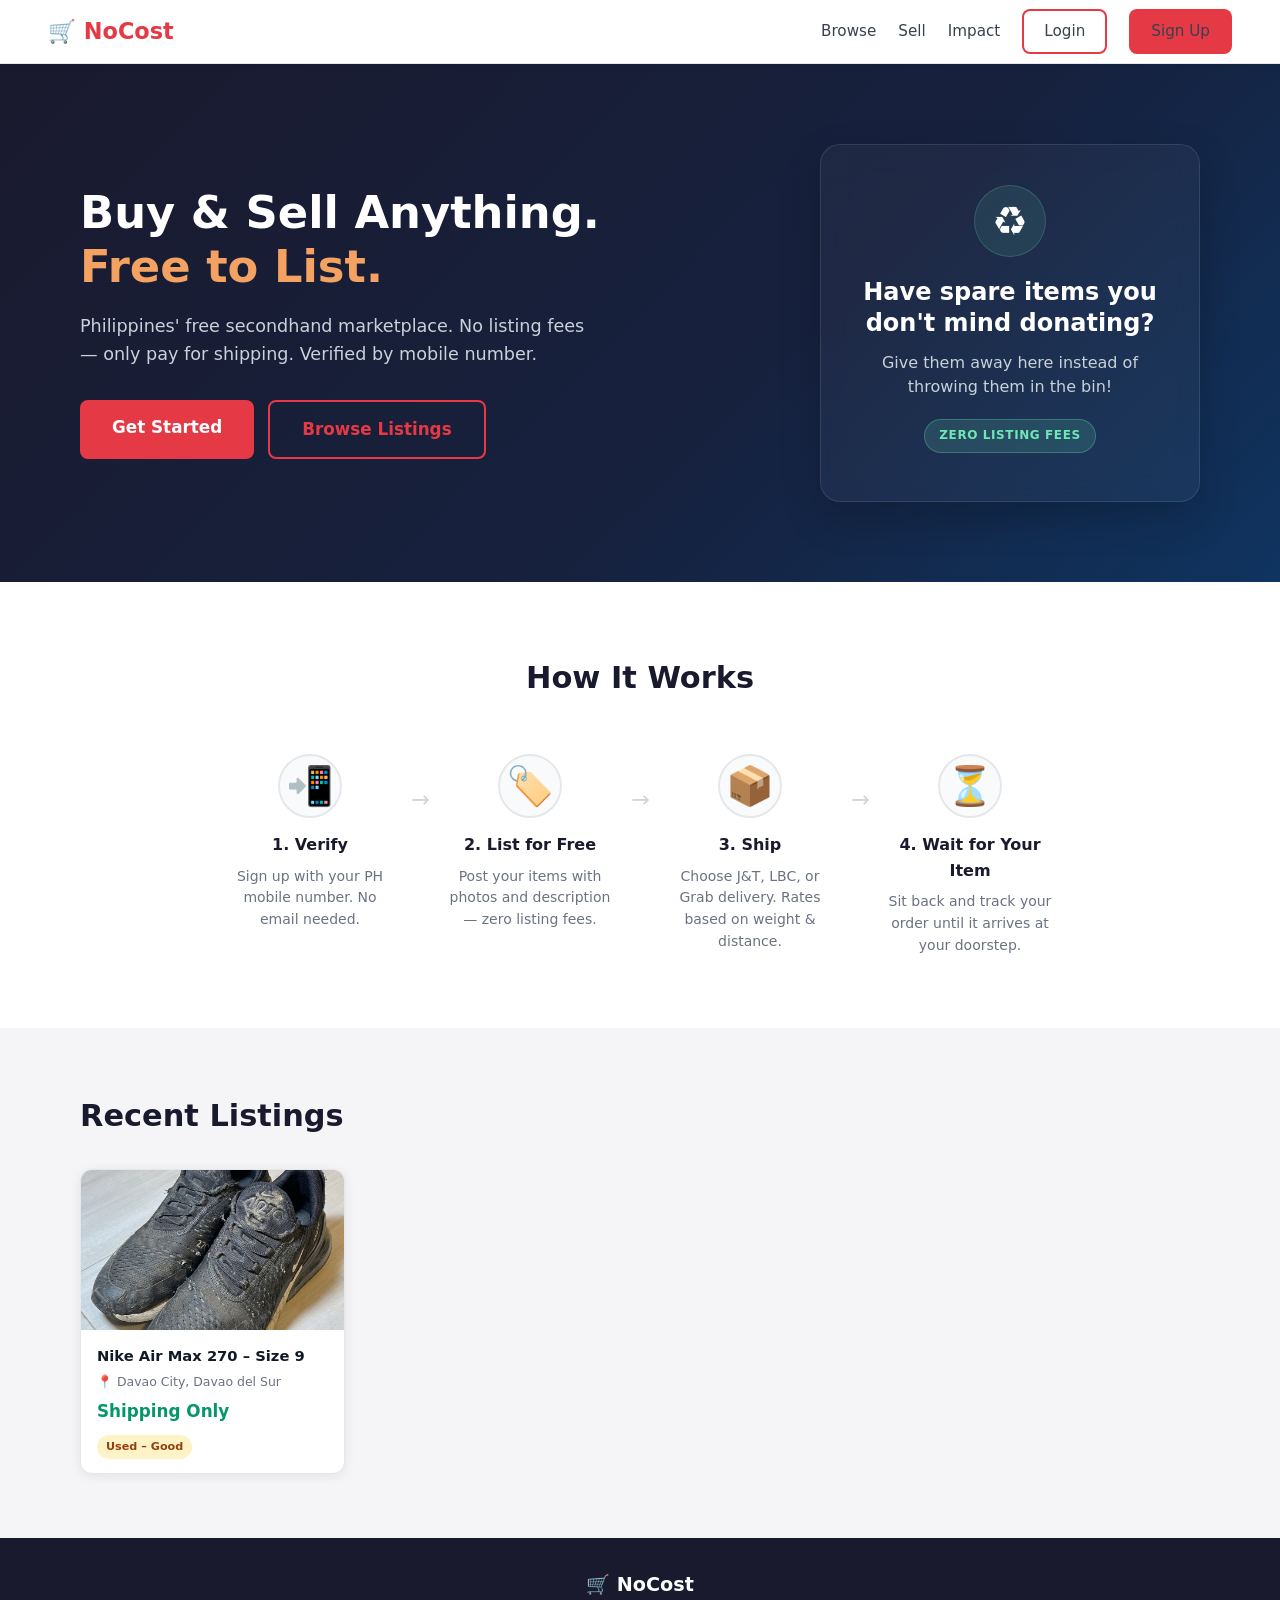
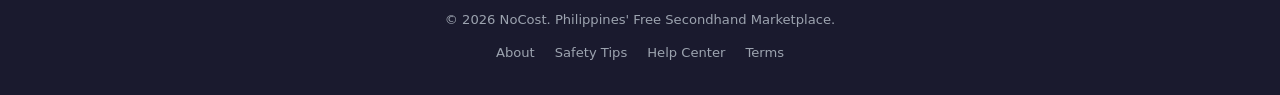
<file: index.html>
<!DOCTYPE html>
<html lang="en">
<head>
<meta charset="UTF-8"/>
<meta name="viewport" content="width=device-width,initial-scale=1.0"/>
<title>NoCost – Free Philippine Marketplace</title>
<link rel="stylesheet" href="style.css"/>
</head>
<body>

<nav class="navbar">
  <div class="nav-brand">🛒 NoCost</div>
  <div class="nav-links">
    <a href="#">Browse</a>
    <a href="#">Sell</a>
    <a href="leaderboard.html">Impact</a>
    <a href="login.html" class="btn-outline">Login</a>
    <a href="register.html" class="btn-primary">Sign Up</a>
  </div>
</nav>

<section class="hero">
  <div class="hero-text">
    <h1>Buy & Sell Anything.<br/><span class="accent">Free to List.</span></h1>
    <p>Philippines' free secondhand marketplace. No listing fees — only pay for shipping. Verified by mobile number.</p>
    <div class="hero-cta">
      <a href="register.html" class="btn-primary btn-lg">Get Started</a>
      <a href="#featured" class="btn-outline btn-lg">Browse Listings</a>
    </div>
  </div>
  <div class="hero-image">
    <div class="donation-card">
      <div class="donation-icon">♻️</div>
      <h3>Have spare items you don't mind donating?</h3>
      <p>Give them away here instead of throwing them in the bin!</p>
      <div class="donation-badge">ZERO LISTING FEES</div>
    </div>
  </div>
</section>

<section class="how-it-works">
  <h2>How It Works</h2>
  <div class="steps">
    <div class="step">
      <div class="step-icon">📲</div>
      <h3>1. Verify</h3>
      <p>Sign up with your PH mobile number. No email needed.</p>
    </div>
    <div class="step">
      <div class="step-icon">🏷️</div>
      <h3>2. List for Free</h3>
      <p>Post your items with photos and description — zero listing fees.</p>
    </div>
    <div class="step">
      <div class="step-icon">📦</div>
      <h3>3. Ship</h3>
      <p>Choose J&T, LBC, or Grab delivery. Rates based on weight & distance.</p>
    </div>
    <div class="step">
      <div class="step-icon">⏳</div>
      <h3>4. Wait for Your Item</h3>
      <p>Sit back and track your order until it arrives at your doorstep.</p>
    </div>
  </div>
</section>

<section class="featured" id="featured">
  <h2>Recent Listings</h2>
  <div class="listings-grid">

    <a href="item.html" class="listing-card">
      <div class="listing-img shoe-img" style="padding: 0;">
        <img src="images/shoes.jpg" alt="Nike Air Max 270" style="width: 100%; height: 100%; object-fit: cover;">
      </div>
      <div class="listing-info">
        <h4>Nike Air Max 270 – Size 9</h4>
        <p class="location">📍 Davao City, Davao del Sur</p>
        <p class="price free-price">Shipping Only</p>
        <span class="badge used">Used – Good</span>
      </div>
    </a>

  </div>
</section>

<footer class="footer">
  <div class="footer-brand">🛒 NoCost</div>
  <p>© 2026 NoCost. Philippines' Free Secondhand Marketplace.</p>
  <div class="footer-links">
    <a href="#">About</a>
    <a href="#">Safety Tips</a>
    <a href="#">Help Center</a>
    <a href="#">Terms</a>
  </div>
</footer>

</body>
</html>
</file>
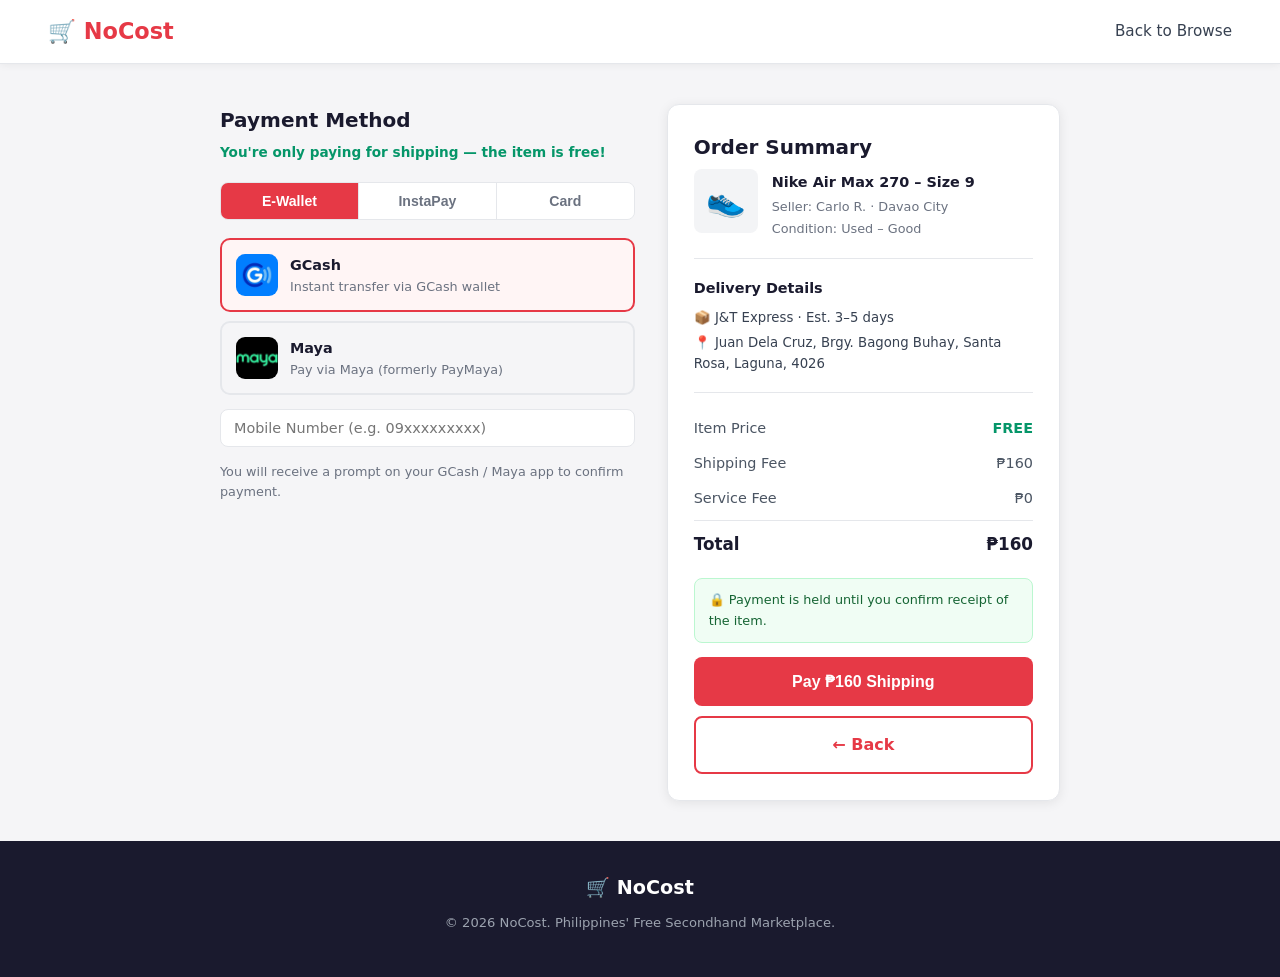
<file: checkout.html>
<!DOCTYPE html>
<html lang="en">
<head>
<meta charset="UTF-8"/>
<meta name="viewport" content="width=device-width,initial-scale=1.0"/>
<title>Checkout – NoCost</title>
<link rel="stylesheet" href="style.css"/>
</head>
<body class="checkout-body"> <nav class="navbar">
  <a class="nav-brand" href="index.html">🛒 NoCost</a>
  <div class="nav-links">
    <a href="index.html">Back to Browse</a>
  </div>
</nav>

<div class="checkout-container">

  <div class="checkout-left">
    <h2>Payment Method</h2>
    <p class="checkout-note">You're only paying for shipping — the item is free!</p>

    <div class="payment-tabs">
      <button class="pay-tab active">E-Wallet</button>
      <button class="pay-tab">InstaPay</button>
      <button class="pay-tab">Card</button>
    </div>

    <div class="pay-panel active">
      <div class="ewallet-options">
        <label class="ewallet-opt">
          <input type="radio" name="ewallet" value="gcash" checked/>
          <div class="ewallet-card">
            <img src="images/gcash_logo.jpg" class="ewallet-logo" alt="GCash" style="object-fit: cover;">
            <div>
              <strong>GCash</strong>
              <p>Instant transfer via GCash wallet</p>
            </div>
          </div>
        </label>
        <label class="ewallet-opt">
          <input type="radio" name="ewallet" value="maya"/>
          <div class="ewallet-card">
            <img src="images/maya_logo.jpg" class="ewallet-logo" alt="Maya" style="object-fit: cover;">
            <div>
              <strong>Maya</strong>
              <p>Pay via Maya (formerly PayMaya)</p>
            </div>
          </div>
        </label>
      </div>
      <input class="text-input" type="tel" placeholder="Mobile Number (e.g. 09xxxxxxxxx)"/>
      <p class="hint">You will receive a prompt on your GCash / Maya app to confirm payment.</p>
    </div>
  </div>

  <div class="checkout-right">
    <h2>Order Summary</h2>

    <div class="checkout-item-row">
      <div class="checkout-item-img">👟</div>
      <div class="checkout-item-info">
        <strong>Nike Air Max 270 – Size 9</strong>
        <p>Seller: Carlo R. · Davao City</p>
        <p>Condition: Used – Good</p>
      </div>
    </div>

    <hr/>

    <div class="checkout-delivery">
      <h3>Delivery Details</h3>
      <p>📦 J&T Express · Est. 3–5 days</p>
      <p>📍 Juan Dela Cruz, Brgy. Bagong Buhay, Santa Rosa, Laguna, 4026</p>
    </div>

    <hr/>

    <div class="order-summary">
      <div class="summary-row"><span>Item Price</span><span class="free-tag">FREE</span></div>
      <div class="summary-row"><span>Shipping Fee</span><span>₱160</span></div>
      <div class="summary-row"><span>Service Fee</span><span>₱0</span></div>
      <div class="summary-row total"><span>Total</span><span>₱160</span></div>
    </div>

    <div class="secure-note">🔒 Payment is held until you confirm receipt of the item.</div>

    <button class="btn-primary btn-block pay-btn">Pay ₱160 Shipping</button>
    <a href="item.html" class="btn-outline btn-block" style="margin-top:10px;text-align:center;display:block;">← Back</a>
  </div>

</div>

<footer class="footer">
  <div class="footer-brand">🛒 NoCost</div>
  <p>© 2026 NoCost. Philippines' Free Secondhand Marketplace.</p>
</footer>

</body>
</html>
</file>
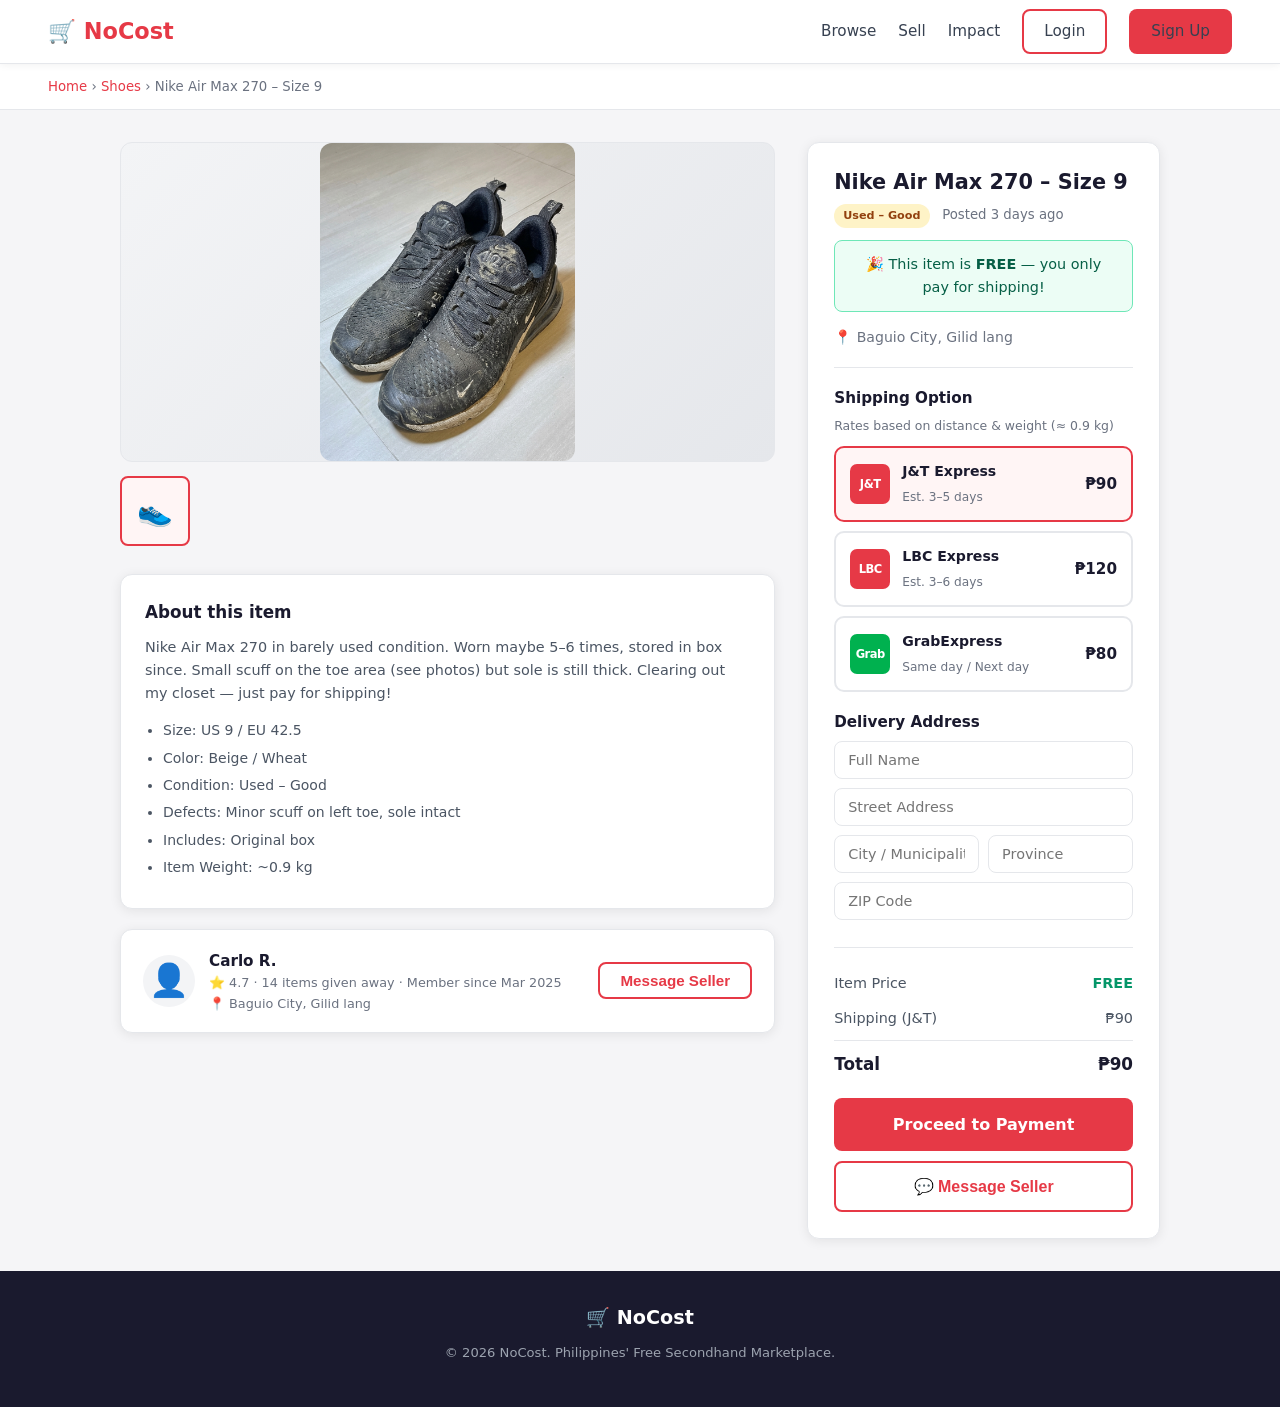
<file: item.html>
<!DOCTYPE html>
<html lang="en">
<head>
<meta charset="UTF-8"/>
<meta name="viewport" content="width=device-width,initial-scale=1.0"/>
<title>Nike Air Max 270 – NOWEBSITENAMEYET</title>
<link rel="stylesheet" href="style.css"/>
</head>
<body>

<nav class="navbar">
  <a class="nav-brand" href="index.html">🛒 NoCost</a>
  <div class="nav-links">
    <a href="index.html">Browse</a>
    <a href="#">Sell</a>
    <a href="leaderboard.html">Impact</a>
    <a href="login.html" class="btn-outline">Login</a>
    <a href="register.html" class="btn-primary">Sign Up</a>
  </div>
</nav>

<div class="breadcrumb">
  <a href="index.html">Home</a> › <a href="#">Shoes</a> › Nike Air Max 270 – Size 9
</div>

<div class="item-layout">

  <div class="item-left">
    <div class="item-main-img">
      <img src="images/shoes.jpg" alt="Nike Air Max 270" style="max-width: 100%; max-height: 100%; object-fit: contain; border-radius: inherit;">
    </div>
    <div class="item-thumbnails">
      <div class="thumb active">👟</div>
    </div>

    <div class="item-description">
      <h2>About this item</h2>
      <p>Nike Air Max 270 in barely used condition. Worn maybe 5–6 times, stored in box since. Small scuff on the toe area (see photos) but sole is still thick. Clearing out my closet — just pay for shipping!</p>
      <ul>
        <li>Size: US 9 / EU 42.5</li>
        <li>Color: Beige / Wheat</li>
        <li>Condition: Used – Good</li>
        <li>Defects: Minor scuff on left toe, sole intact</li>
        <li>Includes: Original box</li>
        <li>Item Weight: ~0.9 kg</li>
      </ul>
    </div>

    <div class="seller-card">
      <div class="seller-avatar">👤</div>
      <div class="seller-info">
        <strong>Carlo R.</strong>
        <p>⭐ 4.7 · 14 items given away · Member since Mar 2025</p>
        <p>📍 Baguio City, Gilid lang</p>
      </div>
      <button class="btn-outline">Message Seller</button>
    </div>
  </div>

  <div class="item-right">
    <div class="purchase-panel">
      <h1 class="item-title">Nike Air Max 270 – Size 9</h1>
      <p class="item-condition"><span class="badge used">Used – Good</span> &nbsp; Posted 3 days ago</p>

      <div class="free-listing-banner">
        🎉 This item is <strong>FREE</strong> — you only pay for shipping!
      </div>

      <p class="item-location">📍 Baguio City, Gilid lang</p>

      <hr/>

      <h3>Shipping Option</h3>
      <p class="sub-label">Rates based on distance & weight (≈ 0.9 kg)</p>
      <div class="shipping-options">

        <label class="ship-option">
          <input type="radio" name="shipping" value="jnt" checked/>
          <div class="ship-card">
            <div class="ship-logo jnt">J&T</div>
            <div class="ship-details">
              <strong>J&T Express</strong>
              <span>Est. 3–5 days</span>
            </div>
            <div class="ship-price">₱90</div>
          </div>
        </label>

        <label class="ship-option">
          <input type="radio" name="shipping" value="lbc"/>
          <div class="ship-card">
            <div class="ship-logo lbc">LBC</div>
            <div class="ship-details">
              <strong>LBC Express</strong>
              <span>Est. 3–6 days</span>
            </div>
            <div class="ship-price">₱120</div>
          </div>
        </label>

        <label class="ship-option">
          <input type="radio" name="shipping" value="grab"/>
          <div class="ship-card">
            <div class="ship-logo grab">Grab</div>
            <div class="ship-details">
              <strong>GrabExpress</strong>
              <span>Same day / Next day</span>
            </div>
            <div class="ship-price">₱80</div>
          </div>
        </label>

      </div>

      <h3>Delivery Address</h3>
      <input class="text-input" type="text" placeholder="Full Name"/>
      <input class="text-input" type="text" placeholder="Street Address"/>
      <div class="input-row">
        <input class="text-input" type="text" placeholder="City / Municipality"/>
        <input class="text-input" type="text" placeholder="Province"/>
      </div>
      <input class="text-input" type="text" placeholder="ZIP Code"/>

      <hr/>

      <div class="order-summary">
        <div class="summary-row"><span>Item Price</span><span class="free-tag">FREE</span></div>
        <div class="summary-row"><span>Shipping (J&T)</span><span>₱90</span></div>
        <div class="summary-row total"><span>Total</span><span>₱90</span></div>
      </div>

      <a href="checkout.html" class="btn-primary btn-block">Proceed to Payment</a>
      <button class="btn-outline btn-block" style="margin-top:10px;">💬 Message Seller</button>
    </div>
  </div>

</div>

<footer class="footer">
  <div class="footer-brand">🛒 NoCost</div>
  <p>© 2026 NoCost. Philippines' Free Secondhand Marketplace.</p>
</footer>

</body>
</html>
</file>
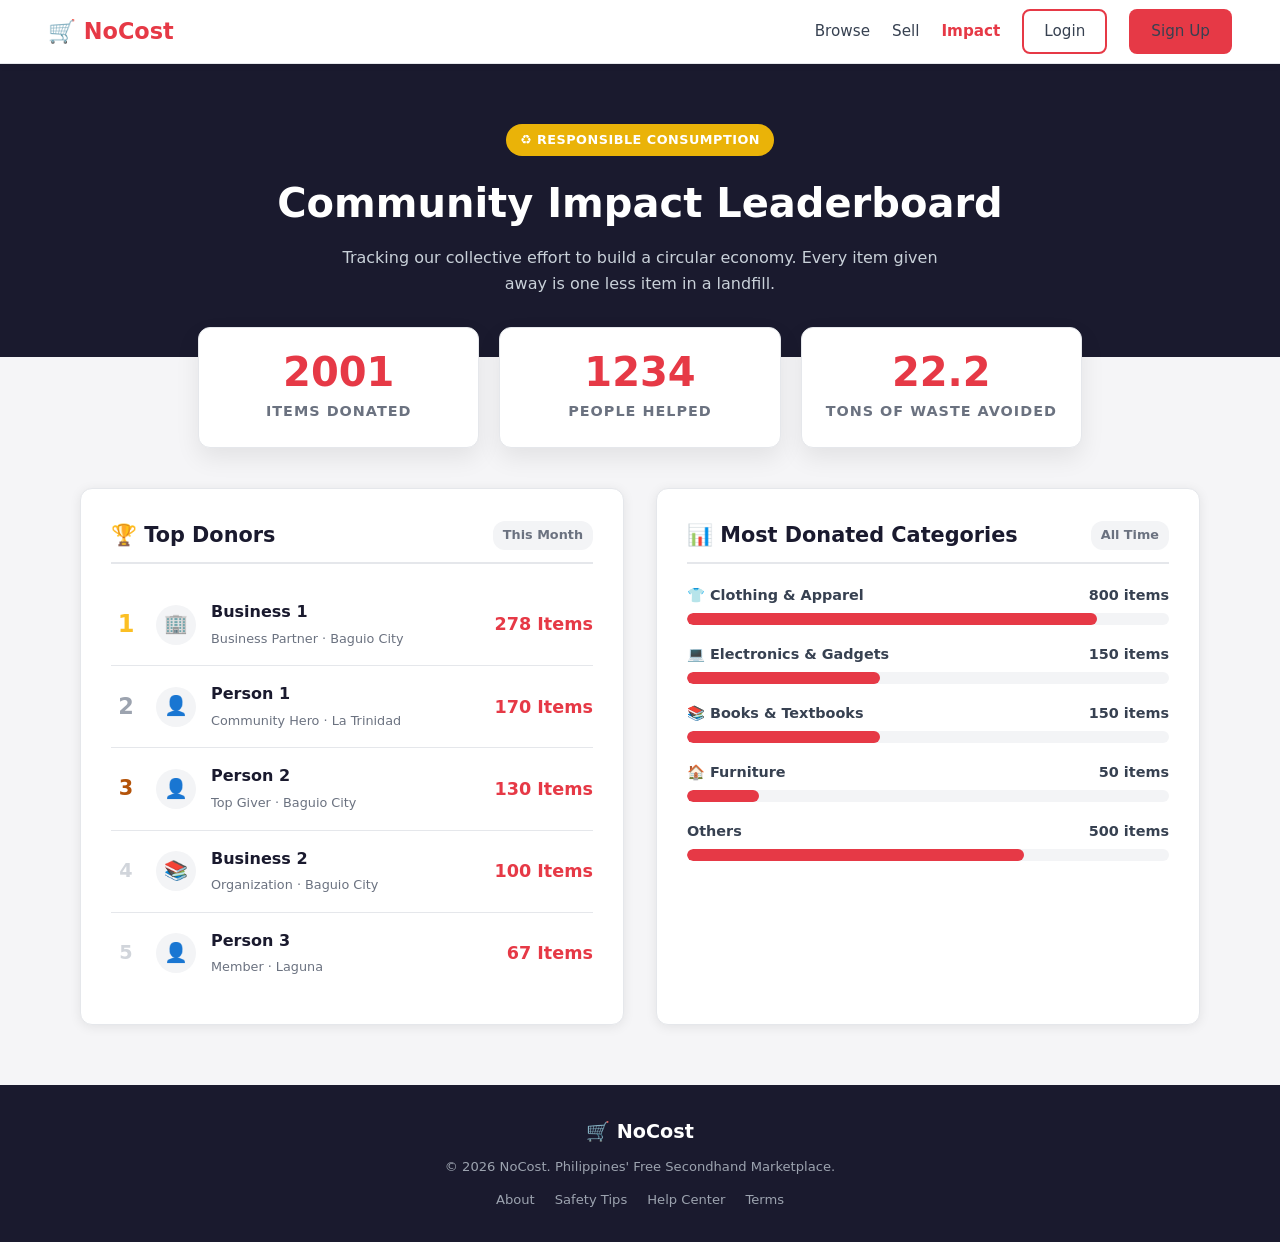
<file: leaderboard.html>
<!DOCTYPE html>
<html lang="en">
<head>
<meta charset="UTF-8"/>
<meta name="viewport" content="width=device-width,initial-scale=1.0"/>
<title>Impact Leaderboard – NoCost</title>
<link rel="stylesheet" href="style.css"/>
</head>
<body class="leaderboard-body"> <nav class="navbar">
  <div class="nav-brand">🛒 NoCost</div>
  <div class="nav-links">
    <a href="index.html">Browse</a>
    <a href="#">Sell</a>
    <a href="leaderboard.html" style="color: var(--primary); font-weight: 700;">Impact</a>
    <a href="login.html" class="btn-outline">Login</a>
    <a href="register.html" class="btn-primary">Sign Up</a>
  </div>
</nav>

<header class="impact-header">
  <span class="sdg-badge">♻️ Responsible Consumption</span>
  <h1>Community Impact Leaderboard</h1>
  <p>Tracking our collective effort to build a circular economy. Every item given away is one less item in a landfill.</p>
</header>

<div class="stats-grid">
  <div class="stat-box">
    <div class="stat-num">2001</div>
    <div class="stat-label">Items Donated</div>
  </div>
  <div class="stat-box">
    <div class="stat-num">1234</div>
    <div class="stat-label">People Helped</div>
  </div>
  <div class="stat-box">
    <div class="stat-num">22.2</div>
    <div class="stat-label">Tons of Waste avoided</div>
  </div>
</div>

<div class="leaderboard-layout">
  
  <div class="leaderboard-col">
    <h2>🏆 Top Donors <span>This Month</span></h2>
    <ul class="rank-list">
      <li class="rank-item rank-1">
        <div class="rank-num">1</div>
        <div class="seller-avatar" style="width:40px; height:40px; font-size:1.2rem;">🏢</div>
        <div class="rank-info">
          <strong>Business 1</strong>
          <span>Business Partner · Baguio City</span>
        </div>
        <div class="rank-score">278 Items</div>
      </li>
      <li class="rank-item rank-2">
        <div class="rank-num">2</div>
        <div class="seller-avatar" style="width:40px; height:40px; font-size:1.2rem;">👤</div>
        <div class="rank-info">
          <strong>Person 1</strong>
          <span>Community Hero · La Trinidad</span>
        </div>
        <div class="rank-score">170 Items</div>
      </li>
      <li class="rank-item rank-3">
        <div class="rank-num">3</div>
        <div class="seller-avatar" style="width:40px; height:40px; font-size:1.2rem;">👤</div>
        <div class="rank-info">
          <strong>Person 2</strong>
          <span>Top Giver · Baguio City</span>
        </div>
        <div class="rank-score">130 Items</div>
      </li>
      <li class="rank-item">
        <div class="rank-num">4</div>
        <div class="seller-avatar" style="width:40px; height:40px; font-size:1.2rem;">📚</div>
        <div class="rank-info">
          <strong>Business 2</strong>
          <span>Organization · Baguio City</span>
        </div>
        <div class="rank-score">100 Items</div>
      </li>
      <li class="rank-item">
        <div class="rank-num">5</div>
        <div class="seller-avatar" style="width:40px; height:40px; font-size:1.2rem;">👤</div>
        <div class="rank-info">
          <strong>Person 3</strong>
          <span>Member · Laguna</span>
        </div>
        <div class="rank-score">67 Items</div>
      </li>
    </ul>
  </div>

  <div class="leaderboard-col">
    <h2>📊 Most Donated Categories <span>All Time</span></h2>
    
    <div class="category-bar-wrapper">
      <div class="cat-info"><span>👕 Clothing & Apparel</span> <span>800 items</span></div>
      <div class="bar-bg"><div class="bar-fill" style="width: 85%;"></div></div>
    </div>

    <div class="category-bar-wrapper">
      <div class="cat-info"><span>💻 Electronics & Gadgets</span> <span>150 items</span></div>
      <div class="bar-bg"><div class="bar-fill" style="width: 40%;"></div></div>
    </div>

    <div class="category-bar-wrapper">
      <div class="cat-info"><span>📚 Books & Textbooks</span> <span>150 items</span></div>
      <div class="bar-bg"><div class="bar-fill" style="width: 40%;"></div></div>
    </div>

    <div class="category-bar-wrapper">
      <div class="cat-info"><span>🏠 Furniture</span> <span>50 items</span></div>
      <div class="bar-bg"><div class="bar-fill" style="width: 15%;"></div></div>
    </div>

    <div class="category-bar-wrapper">
      <div class="cat-info"><span>Others</span> <span>500 items</span></div>
      <div class="bar-bg"><div class="bar-fill" style="width: 70%;"></div></div>
    </div>
  </div>

</div>

<footer class="footer">
  <div class="footer-brand">🛒 NoCost</div>
  <p>© 2026 NoCost. Philippines' Free Secondhand Marketplace.</p>
  <div class="footer-links">
    <a href="#">About</a>
    <a href="#">Safety Tips</a>
    <a href="#">Help Center</a>
    <a href="#">Terms</a>
  </div>
</footer>

</body>
</html>
</file>
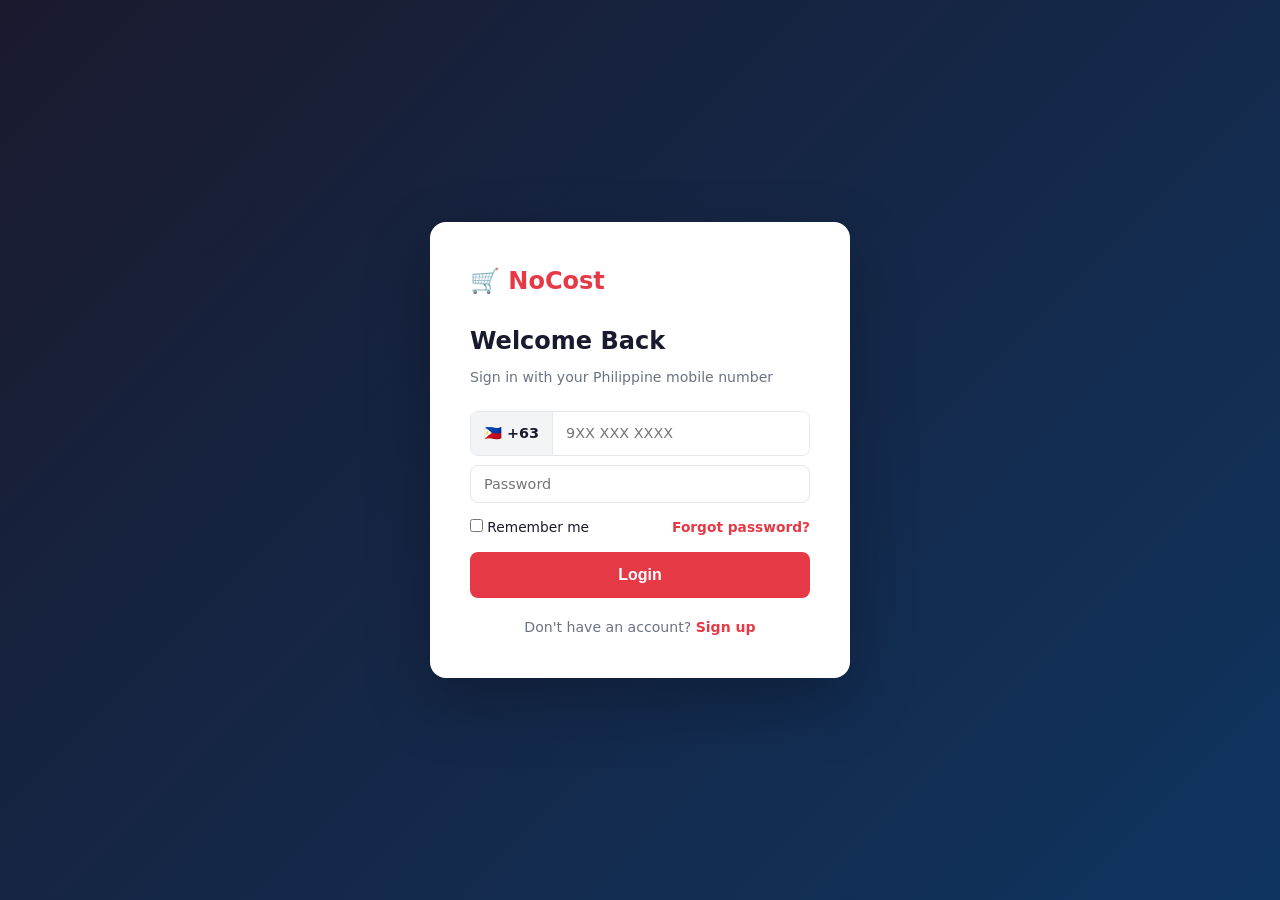
<file: login.html>
<!DOCTYPE html>
<html lang="en">
<head>
<meta charset="UTF-8"/>
<meta name="viewport" content="width=device-width,initial-scale=1.0"/>
<title>Login – NoCost</title>
<link rel="stylesheet" href="style.css"/>
</head>
<body class="auth-body">

<div class="auth-card">
  <a href="index.html" class="auth-brand">🛒 NoCost</a>
  <h2>Welcome Back</h2>
  <p class="auth-sub">Sign in with your Philippine mobile number</p>
  <div class="phone-input-group">
    <span class="country-code">🇵🇭 +63</span>
    <input class="text-input phone-field" type="tel" placeholder="9XX XXX XXXX"/>
  </div>
  <input class="text-input" type="password" placeholder="Password"/>
  <div class="auth-options">
    <label><input type="checkbox"/> Remember me</label>
    <a href="#">Forgot password?</a>
  </div>
  <button class="btn-primary btn-block">Login</button>
  <p class="auth-switch">Don't have an account? <a href="register.html">Sign up</a></p>
</div>

</body>
</html>
</file>
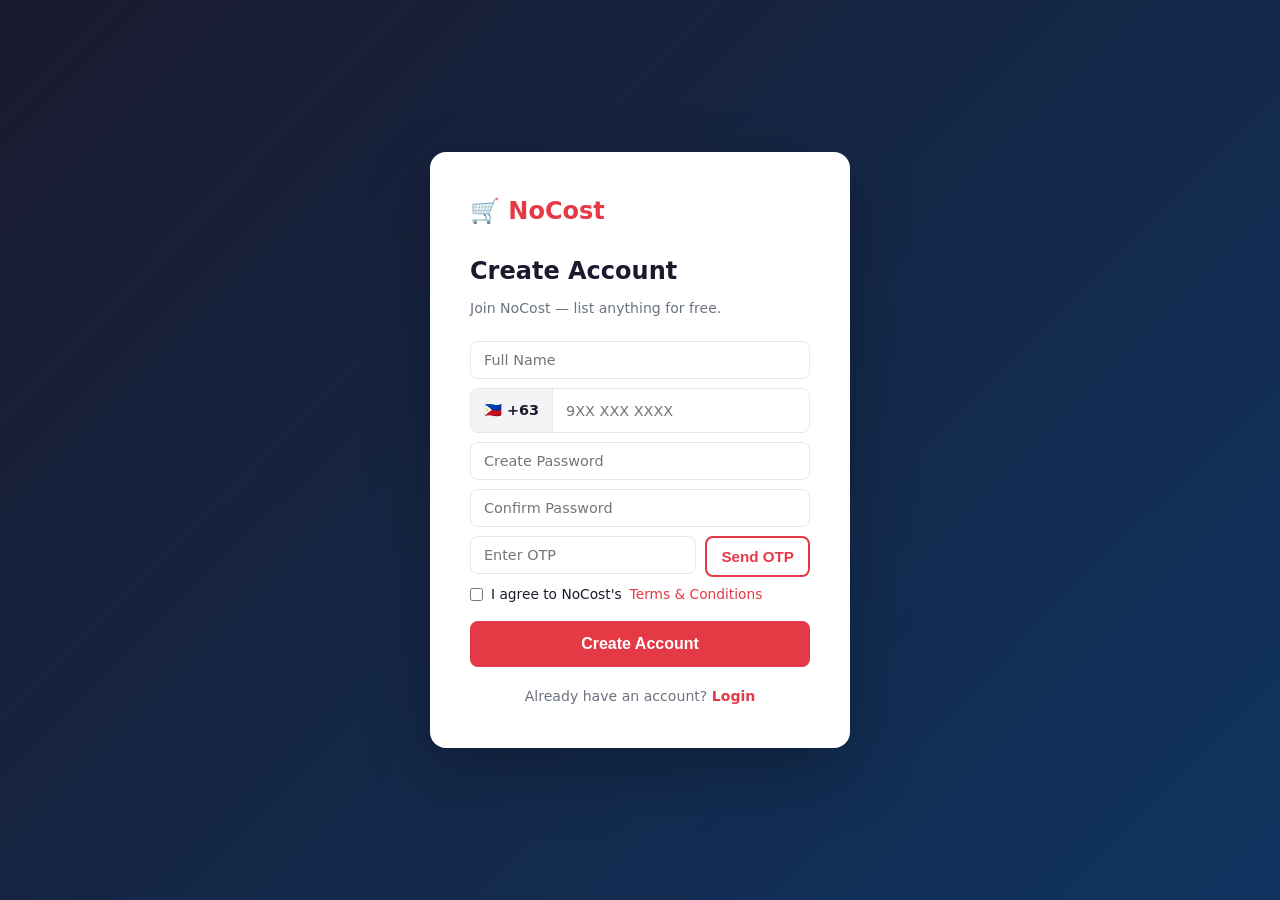
<file: register.html>
<!DOCTYPE html>
<html lang="en">
<head>
<meta charset="UTF-8"/>
<meta name="viewport" content="width=device-width,initial-scale=1.0"/>
<title>Sign Up – NoCost</title>
<link rel="stylesheet" href="style.css"/>
</head>
<body class="auth-body">

<div class="auth-card">
  <a href="index.html" class="auth-brand">🛒 NoCost</a>
  <h2>Create Account</h2>
  <p class="auth-sub">Join NoCost — list anything for free.</p>
  <input class="text-input" type="text" placeholder="Full Name"/>
  <div class="phone-input-group">
    <span class="country-code">🇵🇭 +63</span>
    <input class="text-input phone-field" type="tel" placeholder="9XX XXX XXXX"/>
  </div>
  <input class="text-input" type="password" placeholder="Create Password"/>
  <input class="text-input" type="password" placeholder="Confirm Password"/>
  <div class="otp-row">
    <input class="text-input" type="text" placeholder="Enter OTP"/>
    <button class="btn-outline otp-btn">Send OTP</button>
  </div>
  <label class="checkbox-row">
    <input type="checkbox"/> I agree to NoCost's <a href="#">Terms & Conditions</a>
  </label>
  <button class="btn-primary btn-block" style="margin-top:16px;">Create Account</button>
  <p class="auth-switch">Already have an account? <a href="login.html">Login</a></p>
</div>

</body>
</html>
</file>
<file: style.css>
/* ── RESET & BASE ── */
*, *::before, *::after { box-sizing: border-box; margin: 0; padding: 0; }
html { scroll-behavior: smooth; }
body {
  font-family: 'Segoe UI', system-ui, sans-serif;
  background: #f5f5f7;
  color: #1a1a2e;
  line-height: 1.6;
}
a { text-decoration: none; color: inherit; }

:root {
  --primary: #e63946;
  --primary-dark: #c1121f;
  --accent: #f4a261;
  --surface: #ffffff;
  --muted: #6b7280;
  --border: #e5e7eb;
  --radius: 12px;
  --shadow: 0 2px 12px rgba(0,0,0,0.08);
}

/* ── NAVBAR ── */
.navbar {
  display: flex;
  align-items: center;
  justify-content: space-between;
  padding: 0 48px;
  height: 64px;
  background: var(--surface);
  border-bottom: 1px solid var(--border);
  position: sticky;
  top: 0;
  z-index: 100;
  box-shadow: 0 1px 8px rgba(0,0,0,0.06);
}
.nav-brand { font-size: 1.4rem; font-weight: 800; color: var(--primary); }
.nav-links { display: flex; align-items: center; gap: 22px; }
.nav-links a { font-weight: 500; color: #374151; font-size: 0.95rem; }
.nav-links a:hover { color: var(--primary); }

/* ── BUTTONS ── */
.btn-primary {
  background: var(--primary);
  color: #fff;
  border: none;
  padding: 10px 22px;
  border-radius: 8px;
  font-weight: 600;
  cursor: pointer;
  font-size: 0.95rem;
  transition: background 0.2s;
  display: inline-block;
}
.btn-primary:hover { background: var(--primary-dark); }
.btn-outline {
  background: transparent;
  color: var(--primary);
  border: 2px solid var(--primary);
  padding: 8px 20px;
  border-radius: 8px;
  font-weight: 600;
  cursor: pointer;
  font-size: 0.95rem;
  transition: all 0.2s;
  display: inline-block;
}
.btn-outline:hover { background: var(--primary); color: #fff; }
.btn-lg { padding: 14px 32px; font-size: 1.05rem; }
.btn-block { width: 100%; display: block; text-align: center; padding: 14px; font-size: 1rem; border-radius: 8px; }

/* ── HERO ── */
.hero {
  display: flex;
  align-items: center;
  justify-content: space-between;
  padding: 80px 80px;
  background: linear-gradient(135deg, #1a1a2e 0%, #16213e 60%, #0f3460 100%);
  color: #fff;
  gap: 60px;
  min-height: 480px;
}
.hero-text { flex: 1; max-width: 520px; }
.hero-text h1 { font-size: 2.8rem; font-weight: 900; line-height: 1.2; margin-bottom: 18px; }
.accent { color: var(--accent); }
.hero-text p { font-size: 1.1rem; color: #c9d1d9; margin-bottom: 32px; }
.hero-cta { display: flex; gap: 14px; flex-wrap: wrap; }
.hero-image { flex: 1; max-width: 380px; }
.hero-card-grid { display: grid; grid-template-columns: 1fr 1fr; gap: 14px; }
.mock-card {
  background: rgba(255,255,255,0.08);
  border: 1px solid rgba(255,255,255,0.14);
  border-radius: var(--radius);
  padding: 18px 14px;
  text-align: center;
  font-size: 1.8rem;
  backdrop-filter: blur(8px);
  color: #fff;
  line-height: 1.9;
}
.mock-card strong { font-size: 0.78rem; display: block; color: #6ee7b7; letter-spacing: 0.02em; }

/* ── HOW IT WORKS ── */
.how-it-works {
  padding: 72px 80px;
  background: var(--surface);
  text-align: center;
}
.how-it-works h2 { font-size: 1.9rem; font-weight: 800; margin-bottom: 52px; color: #1a1a2e; }
.steps { display: flex; justify-content: center; gap: 0; flex-wrap: wrap; }
.step {
  max-width: 220px;
  padding: 0 28px;
  position: relative;
}
.step:not(:last-child)::after {
  content: '→';
  position: absolute;
  right: -10px;
  top: 28px;
  font-size: 1.4rem;
  color: #d1d5db;
}
.step-icon {
  font-size: 2.4rem;
  margin-bottom: 14px;
  background: #f9fafb;
  width: 64px;
  height: 64px;
  border-radius: 50%;
  display: flex;
  align-items: center;
  justify-content: center;
  margin: 0 auto 14px;
  border: 2px solid var(--border);
}
.step h3 { font-size: 1rem; font-weight: 700; margin-bottom: 8px; color: #1a1a2e; }
.step p { font-size: 0.875rem; color: var(--muted); line-height: 1.55; }

/* ── FEATURED ── */
.featured {
  padding: 64px 80px;
  background: #f5f5f7;
}
.featured h2 { font-size: 1.9rem; font-weight: 800; margin-bottom: 28px; }
.listings-grid {
  display: grid;
  grid-template-columns: repeat(auto-fill, minmax(220px, 1fr));
  gap: 20px;
}
.listing-card {
  background: var(--surface);
  border-radius: var(--radius);
  overflow: hidden;
  box-shadow: var(--shadow);
  transition: transform 0.2s, box-shadow 0.2s;
  display: block;
  border: 1px solid var(--border);
}
.listing-card:hover { transform: translateY(-4px); box-shadow: 0 8px 24px rgba(0,0,0,0.12); }
.listing-img {
  background: linear-gradient(135deg, #f3f4f6, #e5e7eb);
  height: 160px;
  display: flex;
  align-items: center;
  justify-content: center;
  font-size: 3.5rem;
}
.shoe-img { padding: 16px; }
.listing-info { padding: 14px 16px; }
.listing-info h4 { font-size: 0.92rem; font-weight: 700; margin-bottom: 4px; color: #111827; }
.location { font-size: 0.78rem; color: var(--muted); margin-bottom: 6px; }
.price { font-size: 1.05rem; font-weight: 800; color: var(--primary); margin-bottom: 8px; }
.free-price { color: #059669 !important; }
.free-tag { color: #059669; font-weight: 700; }

.badge {
  display: inline-block;
  font-size: 0.7rem;
  font-weight: 600;
  padding: 3px 9px;
  border-radius: 999px;
  background: #dcfce7;
  color: #166534;
}
.badge.used {
  background: #fef3c7;
  color: #92400e;
}

/* ── BREADCRUMB ── */
.breadcrumb {
  padding: 12px 48px;
  font-size: 0.83rem;
  color: var(--muted);
  background: var(--surface);
  border-bottom: 1px solid var(--border);
}
.breadcrumb a { color: var(--primary); }

/* ── ITEM LAYOUT ── */
.item-layout {
  display: flex;
  gap: 32px;
  padding: 32px 80px;
  max-width: 1200px;
  margin: 0 auto;
  align-items: flex-start;
}
.item-left { flex: 1.3; }
.item-right { flex: 0.7; position: sticky; top: 80px; }

.item-main-img {
  background: linear-gradient(135deg, #f3f4f6, #e5e7eb);
  height: 320px;
  border-radius: var(--radius);
  display: flex;
  align-items: center;
  justify-content: center;
  margin-bottom: 14px;
  border: 1px solid var(--border);
}
.item-thumbnails { display: flex; gap: 10px; margin-bottom: 28px; }
.thumb {
  width: 70px; height: 70px;
  background: #f3f4f6;
  border-radius: 8px;
  display: flex; align-items: center; justify-content: center;
  font-size: 1.8rem;
  cursor: pointer;
  border: 2px solid transparent;
}
.thumb.active { border-color: var(--primary); background: #fff5f5; }

.item-description {
  background: var(--surface);
  border-radius: var(--radius);
  padding: 24px;
  margin-bottom: 20px;
  box-shadow: var(--shadow);
  border: 1px solid var(--border);
}
.item-description h2 { font-size: 1.05rem; font-weight: 700; margin-bottom: 10px; }
.item-description p { color: #4b5563; margin-bottom: 14px; font-size: 0.9rem; }
.item-description ul { padding-left: 18px; }
.item-description ul li { font-size: 0.875rem; color: #4b5563; margin-bottom: 5px; }

.seller-card {
  background: var(--surface);
  border-radius: var(--radius);
  padding: 18px 22px;
  display: flex;
  align-items: center;
  gap: 14px;
  box-shadow: var(--shadow);
  border: 1px solid var(--border);
}
.seller-avatar { font-size: 2rem; background: #f3f4f6; border-radius: 50%; width: 52px; height: 52px; display: flex; align-items: center; justify-content: center; flex-shrink: 0; }
.seller-info { flex: 1; }
.seller-info strong { font-size: 0.95rem; }
.seller-info p { font-size: 0.8rem; color: var(--muted); }

/* ── PURCHASE PANEL ── */
.purchase-panel {
  background: var(--surface);
  border-radius: var(--radius);
  padding: 26px;
  box-shadow: var(--shadow);
  border: 1px solid var(--border);
}
.item-title { font-size: 1.3rem; font-weight: 800; margin-bottom: 8px; line-height: 1.3; }
.item-condition { margin-bottom: 12px; font-size: 0.83rem; color: var(--muted); }
.item-location { font-size: 0.88rem; color: var(--muted); margin-bottom: 4px; }

.free-listing-banner {
  background: #ecfdf5;
  border: 1.5px solid #6ee7b7;
  color: #065f46;
  border-radius: 8px;
  padding: 12px 16px;
  font-size: 0.9rem;
  margin: 12px 0 14px;
  text-align: center;
}

hr { border: none; border-top: 1px solid var(--border); margin: 18px 0; }
.purchase-panel h3 { font-size: 0.95rem; font-weight: 700; margin-bottom: 6px; }
.sub-label { font-size: 0.78rem; color: var(--muted); margin-bottom: 10px; }

/* ── SHIPPING OPTIONS ── */
.shipping-options { display: flex; flex-direction: column; gap: 9px; margin-bottom: 18px; }
.ship-option input[type=radio] { display: none; }
.ship-card {
  display: flex;
  align-items: center;
  gap: 12px;
  padding: 12px 14px;
  border: 2px solid var(--border);
  border-radius: 10px;
  cursor: pointer;
  transition: border-color 0.15s, background 0.15s;
}
.ship-option input:checked + .ship-card { border-color: var(--primary); background: #fff5f5; }
.ship-logo {
  width: 40px; height: 40px;
  border-radius: 7px;
  display: flex; align-items: center; justify-content: center;
  font-weight: 900; font-size: 0.72rem; color: #fff;
  flex-shrink: 0;
  letter-spacing: -0.5px;
}
.jnt { background: #e63946; }
.lbc { background: #e63946; }
.grab { background: #00b14f; }
.ship-details { flex: 1; }
.ship-details strong { display: block; font-size: 0.88rem; }
.ship-details span { font-size: 0.76rem; color: var(--muted); }
.ship-price { font-weight: 700; font-size: 0.95rem; color: #1a1a2e; }

/* ── INPUTS ── */
.text-input {
  width: 100%;
  padding: 10px 13px;
  border: 1.5px solid var(--border);
  border-radius: 8px;
  font-size: 0.9rem;
  margin-bottom: 9px;
  outline: none;
  transition: border-color 0.15s;
  font-family: inherit;
  color: #1a1a2e;
}
.text-input:focus { border-color: var(--primary); }
.input-row { display: flex; gap: 9px; }
.input-row .text-input { flex: 1; }

/* ── ORDER SUMMARY ── */
.order-summary { margin: 14px 0; }
.summary-row {
  display: flex; justify-content: space-between;
  font-size: 0.9rem; padding: 6px 0; color: #4b5563;
}
.summary-row.total {
  font-weight: 800; font-size: 1.05rem; color: #1a1a2e;
  border-top: 1px solid var(--border); padding-top: 10px; margin-top: 4px;
}

/* ── CHECKOUT ── */
.checkout-container {
  display: flex;
  gap: 32px;
  padding: 40px 80px;
  max-width: 1000px;
  margin: 0 auto;
  align-items: flex-start;
}
.checkout-left { flex: 1.1; }
.checkout-right {
  flex: 0.9;
  position: sticky;
  top: 80px;
  background: var(--surface);
  border-radius: var(--radius);
  padding: 26px;
  box-shadow: var(--shadow);
  border: 1px solid var(--border);
}
.checkout-left h2, .checkout-right h2 { font-size: 1.25rem; font-weight: 800; margin-bottom: 6px; }
.checkout-note { font-size: 0.85rem; color: #059669; font-weight: 600; margin-bottom: 18px; }

.payment-tabs {
  display: flex;
  margin-bottom: 18px;
  border: 1.5px solid var(--border);
  border-radius: 8px;
  overflow: hidden;
}
.pay-tab {
  flex: 1; padding: 10px 8px;
  background: #fff;
  border: none;
  font-weight: 600; font-size: 0.88rem;
  cursor: pointer; color: var(--muted);
  border-right: 1.5px solid var(--border);
  transition: all 0.15s;
}
.pay-tab:last-child { border-right: none; }
.pay-tab.active { background: var(--primary); color: #fff; }

.pay-panel { display: none; }
.pay-panel.active { display: block; }

.ewallet-options { display: flex; flex-direction: column; gap: 9px; margin-bottom: 14px; }
.ewallet-opt input[type=radio] { display: none; }
.ewallet-card {
  display: flex; align-items: center; gap: 12px;
  padding: 12px 14px;
  border: 2px solid var(--border);
  border-radius: 10px;
  cursor: pointer;
}
.ewallet-opt input:checked + .ewallet-card { border-color: var(--primary); background: #fff5f5; }
.ewallet-logo {
  width: 42px; height: 42px;
  border-radius: 9px;
  display: flex; align-items: center; justify-content: center;
  font-weight: 900; font-size: 1.2rem; color: #fff;
  flex-shrink: 0;
}
.gcash { background: #007dfe; }
.maya { background: #52c41a; }
.ewallet-card p { font-size: 0.8rem; color: var(--muted); margin: 0; }
.ewallet-card strong { font-size: 0.9rem; }

.hint { font-size: 0.8rem; color: var(--muted); margin-top: 6px; }

.checkout-item-row { display: flex; gap: 14px; align-items: flex-start; margin-bottom: 14px; }
.checkout-item-img {
  font-size: 2rem; background: #f3f4f6; border-radius: 8px;
  width: 64px; height: 64px;
  display: flex; align-items: center; justify-content: center;
  flex-shrink: 0;
}
.checkout-item-info strong { font-size: 0.9rem; }
.checkout-item-info p { font-size: 0.8rem; color: var(--muted); margin-top: 2px; }
.checkout-delivery h3 { font-size: 0.9rem; font-weight: 700; margin-bottom: 7px; }
.checkout-delivery p { font-size: 0.83rem; color: #374151; margin-bottom: 4px; }

.secure-note {
  background: #f0fdf4; border: 1px solid #bbf7d0;
  color: #166534; border-radius: 8px;
  padding: 11px 14px; font-size: 0.8rem; margin: 14px 0;
}
.pay-btn { font-size: 1rem; font-weight: 800; padding: 15px; }

/* ── AUTH ── */
.auth-body {
  min-height: 100vh;
  display: flex; align-items: center; justify-content: center;
  background: linear-gradient(135deg, #1a1a2e, #0f3460);
}
.auth-card {
  background: var(--surface);
  border-radius: 16px;
  padding: 40px;
  width: 100%; max-width: 420px;
  box-shadow: 0 24px 64px rgba(0,0,0,0.25);
}
.auth-brand { font-size: 1.5rem; font-weight: 900; color: var(--primary); display: block; margin-bottom: 22px; }
.auth-card h2 { font-size: 1.5rem; font-weight: 800; margin-bottom: 6px; }
.auth-sub { color: var(--muted); font-size: 0.88rem; margin-bottom: 22px; }
.auth-options { display: flex; justify-content: space-between; align-items: center; margin: 4px 0 14px; font-size: 0.86rem; }
.auth-options a { color: var(--primary); font-weight: 600; }
.auth-switch { margin-top: 18px; font-size: 0.88rem; text-align: center; color: var(--muted); }
.auth-switch a { color: var(--primary); font-weight: 600; }

.phone-input-group {
  display: flex; align-items: stretch; gap: 0; margin-bottom: 9px;
  border: 1.5px solid var(--border); border-radius: 8px; overflow: hidden;
}
.country-code {
  background: #f3f4f6; padding: 10px 13px;
  font-size: 0.9rem; font-weight: 600; white-space: nowrap;
  border-right: 1.5px solid var(--border);
}
.phone-field { border: none !important; border-radius: 0 !important; margin-bottom: 0 !important; flex: 1; }
.phone-field:focus { outline: none; }

.otp-row { display: flex; gap: 9px; align-items: flex-start; }
.otp-row .text-input { flex: 1; }
.otp-btn { white-space: nowrap; padding: 10px 14px; }

.checkbox-row { display: flex; align-items: center; gap: 8px; font-size: 0.86rem; cursor: pointer; }
.checkbox-row a { color: var(--primary); }

/* ── FOOTER ── */
.footer {
  background: #1a1a2e;
  color: #9ca3af;
  text-align: center;
  padding: 32px 40px;
}
.footer-brand { font-size: 1.2rem; font-weight: 800; color: #fff; margin-bottom: 8px; }
.footer p { font-size: 0.82rem; margin-bottom: 12px; }
.footer-links { display: flex; justify-content: center; gap: 20px; flex-wrap: wrap; }
.footer-links a { font-size: 0.82rem; color: #9ca3af; }
.footer-links a:hover { color: #fff; }

/* ── DONATION HERO CARD ── */
.donation-card {
  background: rgba(255, 255, 255, 0.04);
  border: 1px solid rgba(255, 255, 255, 0.1);
  border-radius: 20px;
  padding: 40px 32px;
  text-align: center;
  backdrop-filter: blur(12px);
  -webkit-backdrop-filter: blur(12px);
  box-shadow: 0 16px 40px rgba(0, 0, 0, 0.2);
  display: flex;
  flex-direction: column;
  align-items: center;
  gap: 12px;
  max-width: 400px;
  margin: 0 auto;
}

.donation-icon {
  font-size: 2.5rem;
  background: rgba(110, 231, 183, 0.1);
  width: 72px;
  height: 72px;
  display: flex;
  align-items: center;
  justify-content: center;
  border-radius: 50%;
  border: 1px solid rgba(110, 231, 183, 0.2);
  margin-bottom: 8px;
}

.donation-card h3 {
  font-size: 1.5rem;
  font-weight: 800;
  color: #ffffff;
  line-height: 1.3;
  margin: 0;
}

.donation-card p {
  font-size: 1rem;
  color: #c9d1d9;
  line-height: 1.5;
  margin: 0;
}

.donation-badge {
  display: inline-block;
  font-size: 0.75rem;
  font-weight: 800;
  color: #6ee7b7;
  background: rgba(110, 231, 183, 0.15);
  padding: 6px 14px;
  border-radius: 999px;
  letter-spacing: 0.05em;
  margin: 8px 0;
  border: 1px solid rgba(110, 231, 183, 0.3);
}

/* ── LEADERBOARD & IMPACT ── */
.impact-header { text-align: center; padding: 60px 20px; background: #1a1a2e; color: #fff; }
.impact-header h1 { font-size: 2.5rem; margin-bottom: 10px; }
.impact-header p { color: #c9d1d9; max-width: 600px; margin: 0 auto; }

.sdg-badge { 
  background: #eab308; 
  color: #fff; 
  display: inline-block; 
  padding: 6px 14px; 
  border-radius: 20px; 
  font-size: 0.8rem; 
  font-weight: 800; 
  margin-bottom: 15px; 
  text-transform: uppercase;
  letter-spacing: 0.5px;
}

.stats-grid { 
  display: grid; 
  grid-template-columns: repeat(auto-fit, minmax(250px, 1fr)); 
  gap: 20px; 
  max-width: 1000px; 
  margin: -30px auto 40px; 
  padding: 0 20px; 
  position: relative; 
  z-index: 10; 
}

.stat-box { 
  background: var(--surface); 
  padding: 24px; 
  border-radius: var(--radius); 
  box-shadow: 0 10px 25px rgba(0,0,0,0.08); 
  text-align: center; 
  border: 1px solid var(--border); 
}

.stat-num { font-size: 2.5rem; font-weight: 900; color: var(--primary); line-height: 1; margin-bottom: 8px; }
.stat-label { font-size: 0.9rem; color: var(--muted); font-weight: 600; text-transform: uppercase; letter-spacing: 1px; }

.leaderboard-layout { display: flex; gap: 32px; max-width: 1200px; margin: 0 auto; padding: 0 40px 60px; flex-wrap: wrap; }
.leaderboard-col { flex: 1; min-width: 300px; background: var(--surface); padding: 30px; border-radius: var(--radius); box-shadow: var(--shadow); border: 1px solid var(--border); }
.leaderboard-col h2 { font-size: 1.3rem; margin-bottom: 20px; padding-bottom: 10px; border-bottom: 2px solid var(--border); display: flex; justify-content: space-between; align-items: center; }
.leaderboard-col h2 span { font-size: 0.8rem; font-weight: 600; color: var(--muted); background: #f3f4f6; padding: 4px 10px; border-radius: 12px; }

.rank-list { list-style: none; }
.rank-item { display: flex; align-items: center; padding: 15px 0; border-bottom: 1px solid var(--border); gap: 15px; }
.rank-item:last-child { border-bottom: none; }
.rank-num { font-size: 1.2rem; font-weight: 800; color: #d1d5db; width: 30px; text-align: center; }
.rank-1 .rank-num { color: #fbbf24; font-size: 1.5rem; }
.rank-2 .rank-num { color: #9ca3af; font-size: 1.4rem; }
.rank-3 .rank-num { color: #b45309; font-size: 1.3rem; }

.rank-info { flex: 1; }
.rank-info strong { display: block; font-size: 1rem; color: #1a1a2e; }
.rank-info span { font-size: 0.8rem; color: var(--muted); }
.rank-score { font-weight: 700; color: var(--primary); font-size: 1.1rem; }

.category-bar-wrapper { margin-bottom: 18px; }
.cat-info { display: flex; justify-content: space-between; font-size: 0.9rem; margin-bottom: 6px; font-weight: 600; color: #374151;}
.bar-bg { background: #f3f4f6; height: 12px; border-radius: 6px; overflow: hidden; }
.bar-fill { background: var(--primary); height: 100%; border-radius: 6px; transition: width 1s ease-in-out; }

/* ── STICKY FOOTER FIX FOR LEADERBOARD ── */
.leaderboard-body {
  display: flex;
  flex-direction: column;
  min-height: 100vh;
}

.leaderboard-body .leaderboard-layout {
  flex: 1;
  width: 100%;
}
</file>
